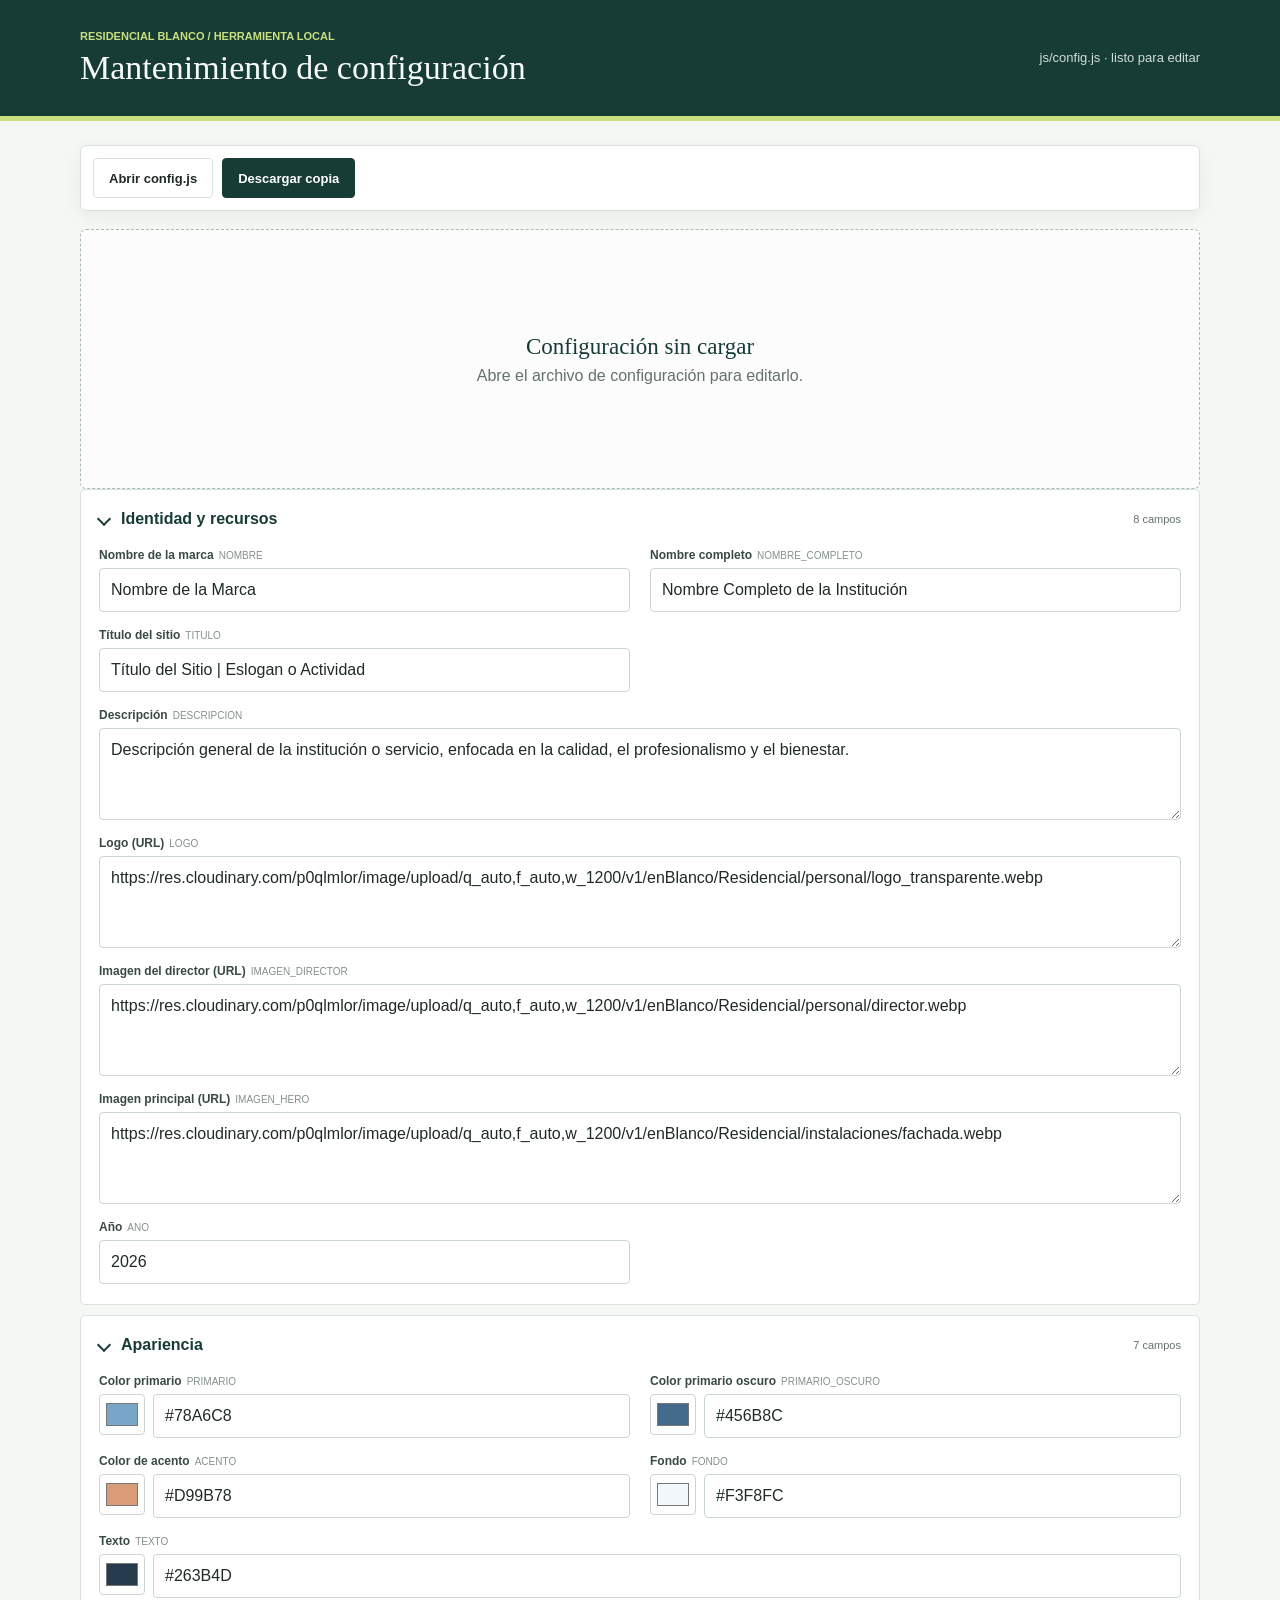
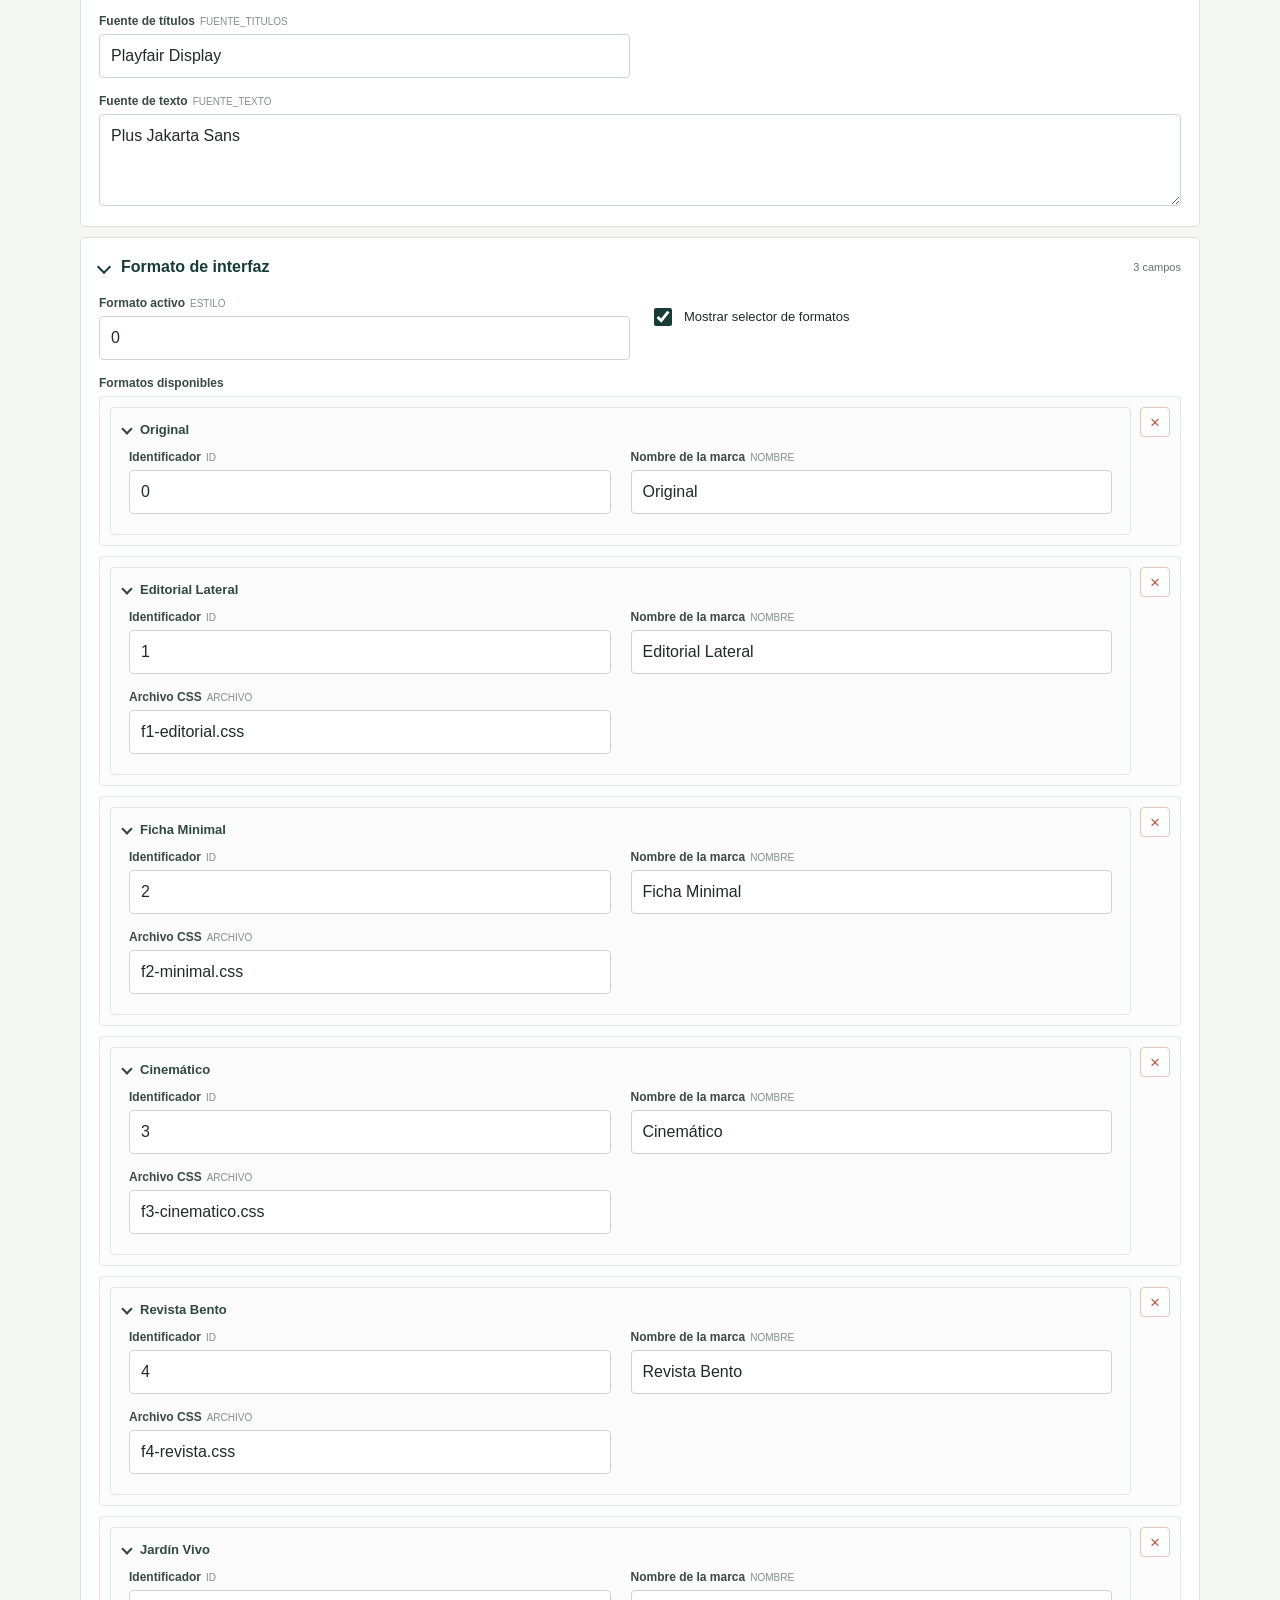
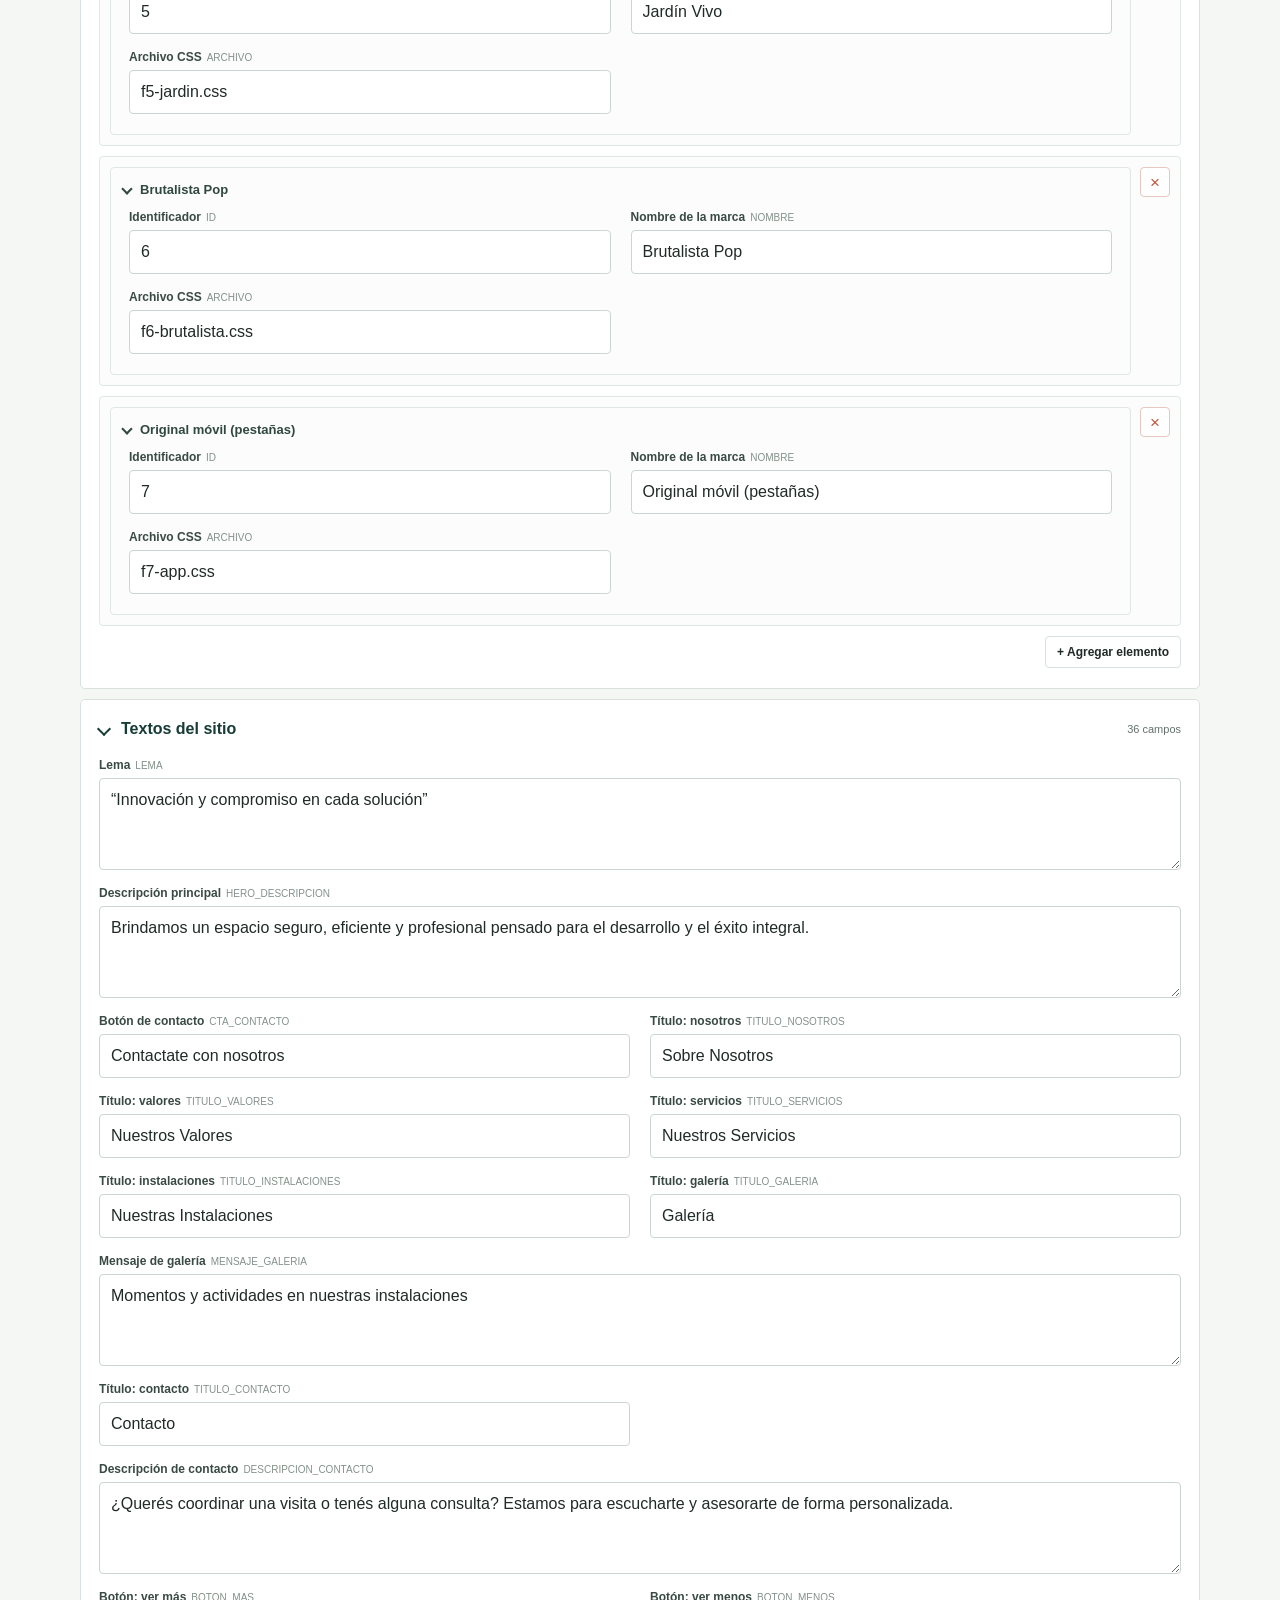
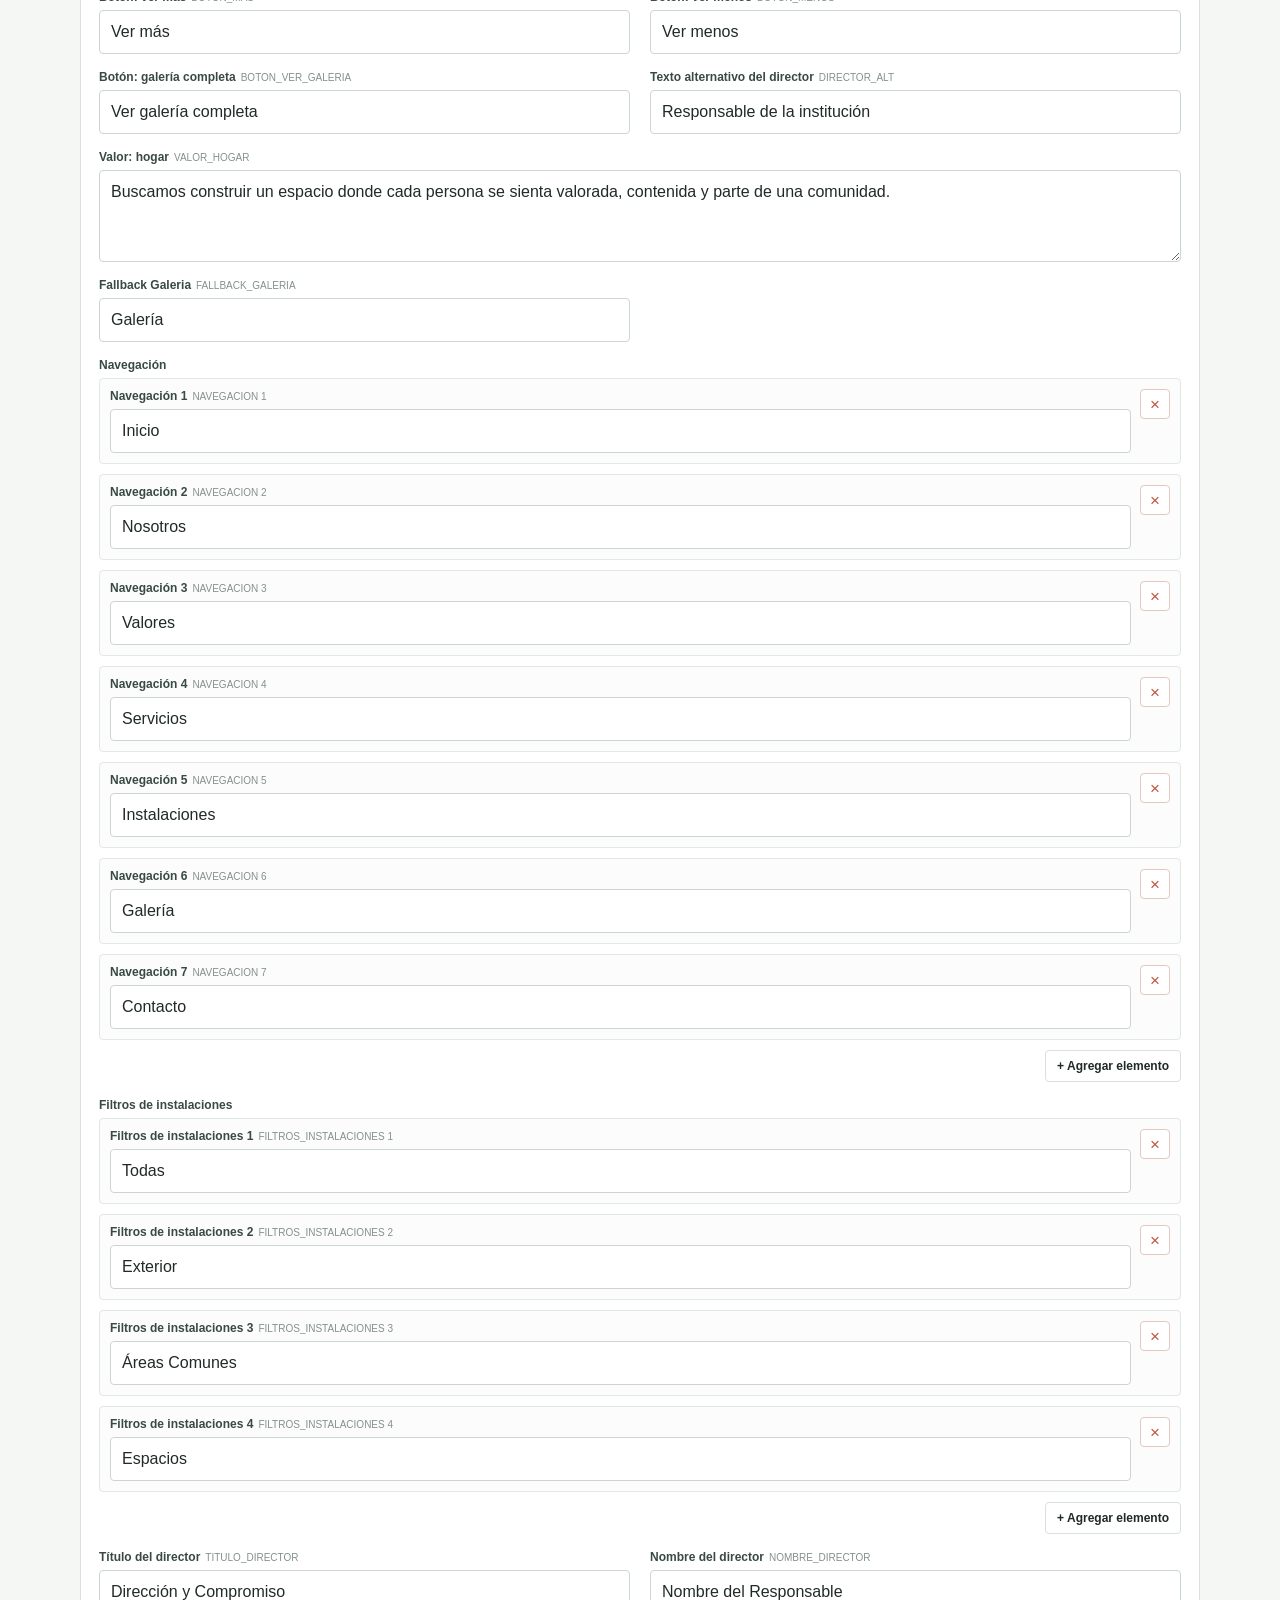
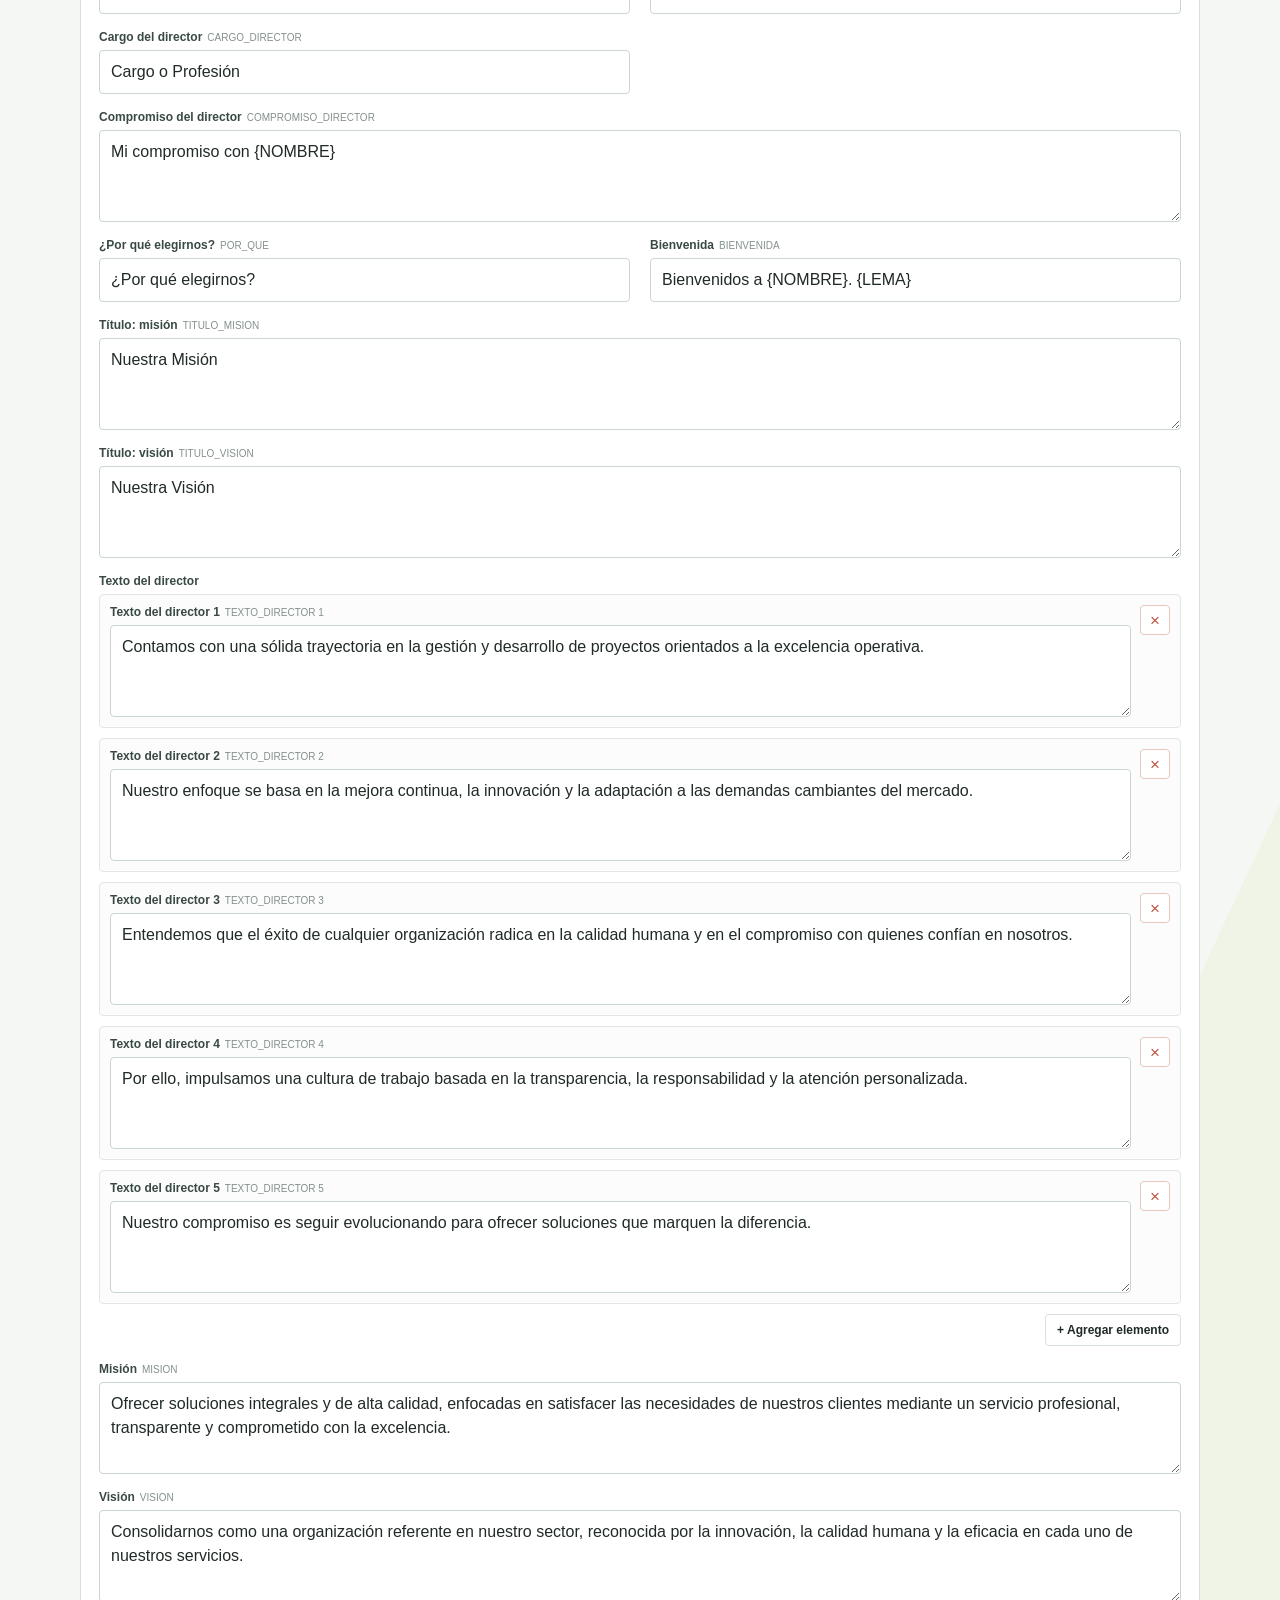
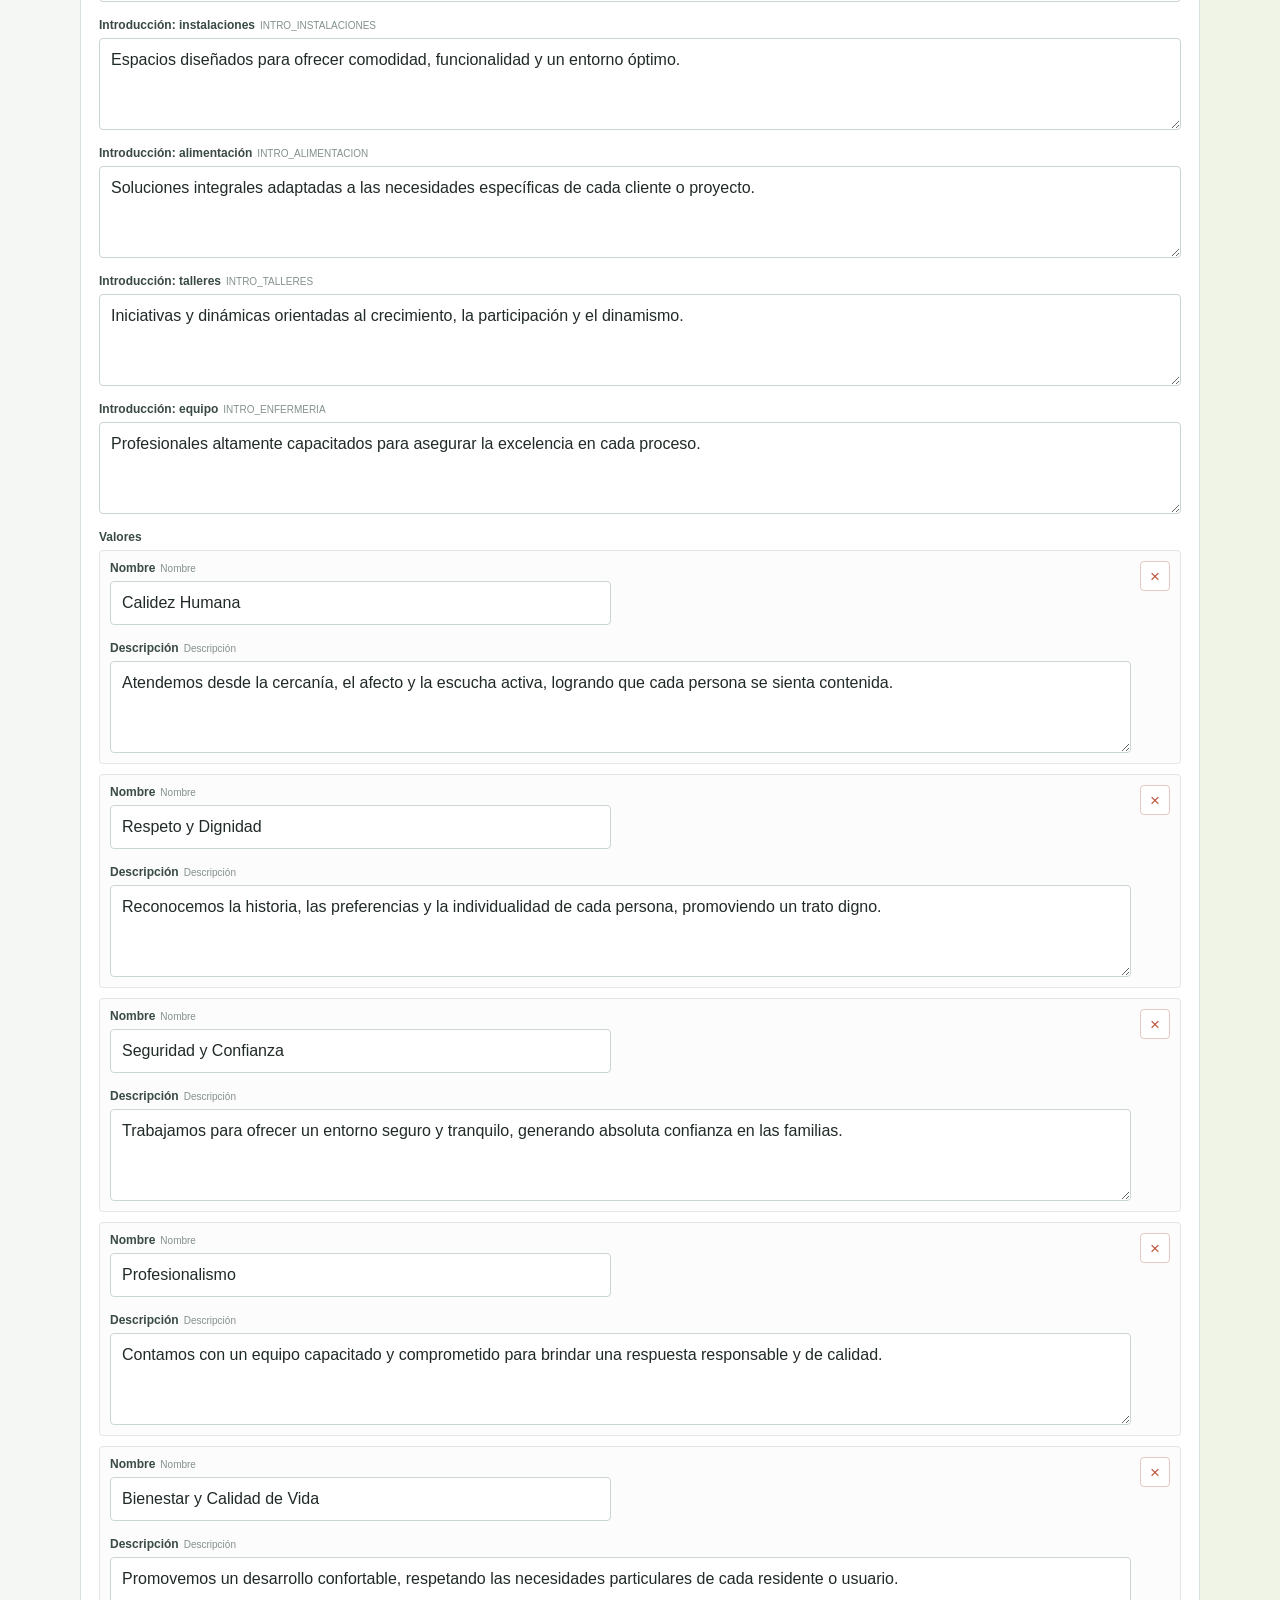
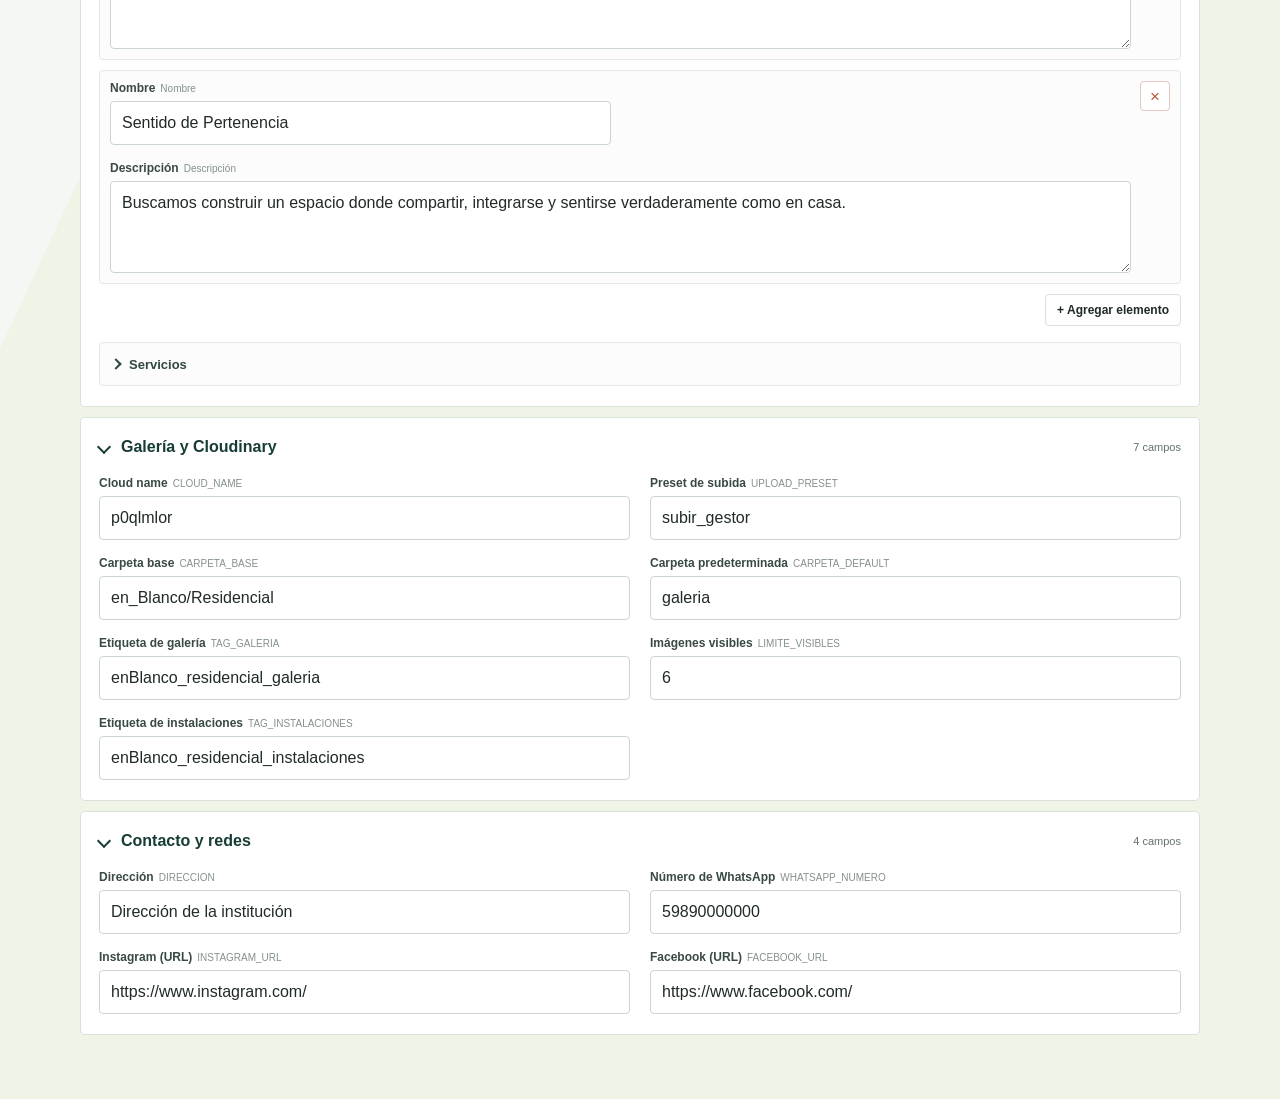
<file: mantenimiento-config.html>
<!DOCTYPE html>
<html lang="es">
<head>
  <meta charset="UTF-8">
  <meta name="viewport" content="width=device-width, initial-scale=1.0">
  <meta name="theme-color" content="#173c35">
  <title>Mantenimiento de configuración</title>
  <style>
    :root {
      color-scheme: light;
      --ink: #202a27;
      --muted: #64716d;
      --line: #d9e1dc;
      --paper: #f4f7f4;
      --surface: #fff;
      --green: #173c35;
      --green-soft: #e7f0eb;
      --lime: #c9df80;
      --coral: #bd543d;
      --focus: #267c69;
      font-family: "Segoe UI", Tahoma, sans-serif;
      color: var(--ink);
      background: var(--paper);
    }

    * { box-sizing: border-box; }

    body {
      min-width: 320px;
      min-height: 100vh;
      margin: 0;
      background:
        linear-gradient(115deg, transparent 0 74%, rgb(201 223 128 / 12%) 74% 100%),
        var(--paper);
    }

    button, input, textarea { font: inherit; }
    button { cursor: pointer; }

    .masthead {
      color: #f7faf7;
      background: var(--green);
      border-bottom: 5px solid var(--lime);
    }

    .masthead-inner, main {
      width: min(1120px, calc(100% - 40px));
      margin: 0 auto;
    }

    .masthead-inner {
      display: flex;
      align-items: center;
      justify-content: space-between;
      gap: 24px;
      min-height: 116px;
      padding: 22px 0;
    }

    .eyebrow {
      margin: 0 0 7px;
      color: var(--lime);
      font-size: 11px;
      font-weight: 700;
      text-transform: uppercase;
    }

    h1 {
      margin: 0;
      font-family: Georgia, "Times New Roman", serif;
      font-size: 34px;
      font-weight: 400;
      line-height: 1.1;
    }

    .file-state {
      max-width: 320px;
      color: #d1ddd7;
      font-size: 13px;
      line-height: 1.5;
      text-align: right;
      overflow-wrap: anywhere;
    }

    main { padding: 24px 0 64px; }

    .toolbar {
      position: sticky;
      z-index: 2;
      top: 0;
      display: flex;
      flex-wrap: wrap;
      align-items: center;
      gap: 9px;
      margin: 0 0 18px;
      padding: 12px;
      border: 1px solid var(--line);
      border-radius: 6px;
      background: rgb(255 255 255 / 96%);
      box-shadow: 0 5px 18px rgb(32 42 39 / 6%);
      backdrop-filter: blur(10px);
    }

    .toolbar-spacer { flex: 1; }

    .button {
      min-height: 40px;
      padding: 0 15px;
      border: 1px solid var(--line);
      border-radius: 4px;
      color: var(--ink);
      background: var(--surface);
      font-size: 13px;
      font-weight: 650;
      transition: background-color .16s ease, border-color .16s ease, transform .16s ease;
    }

    .button:hover { border-color: #8ba79b; background: #f4f8f5; }
    .button:active { transform: translateY(1px); }
    .button:focus-visible, input:focus-visible, textarea:focus-visible, summary:focus-visible {
      outline: 3px solid rgb(38 124 105 / 28%);
      outline-offset: 2px;
    }

    .button-primary {
      border-color: var(--green);
      color: #fff;
      background: var(--green);
    }

    .button-primary:hover { border-color: #28594f; color: #fff; background: #28594f; }
    .button:disabled { cursor: not-allowed; opacity: .45; }

    .empty-state {
      display: grid;
      min-height: 260px;
      place-items: center;
      padding: 32px;
      border: 1px dashed #aabbb1;
      border-radius: 6px;
      color: var(--muted);
      background: rgb(255 255 255 / 60%);
      text-align: center;
    }

    .empty-state strong {
      display: block;
      margin-bottom: 7px;
      color: var(--green);
      font-family: Georgia, "Times New Roman", serif;
      font-size: 23px;
      font-weight: 400;
    }

    .sections { display: grid; gap: 10px; }

    details.section {
      border: 1px solid var(--line);
      border-radius: 5px;
      background: var(--surface);
      animation: arrive .3s ease both;
    }

    details.section:nth-child(2) { animation-delay: 25ms; }
    details.section:nth-child(3) { animation-delay: 50ms; }
    details.section:nth-child(4) { animation-delay: 75ms; }
    details.section:nth-child(5) { animation-delay: 100ms; }
    details.section:nth-child(6) { animation-delay: 125ms; }

    details.section > summary {
      display: flex;
      align-items: center;
      gap: 12px;
      min-height: 58px;
      padding: 13px 18px;
      color: var(--green);
      font-size: 16px;
      font-weight: 700;
      cursor: pointer;
      list-style: none;
    }

    details.section > summary::-webkit-details-marker, .nested > summary::-webkit-details-marker { display: none; }
    details.section > summary::before, .nested > summary::before {
      width: 8px;
      height: 8px;
      border-right: 2px solid currentColor;
      border-bottom: 2px solid currentColor;
      content: "";
      transform: rotate(-45deg);
      transition: transform .15s ease;
    }

    details[open] > summary::before { transform: rotate(45deg); }

    .section-count {
      margin-left: auto;
      color: var(--muted);
      font-size: 11px;
      font-weight: 500;
    }

    .section-body { padding: 0 18px 20px; }
    .fields { display: grid; grid-template-columns: repeat(2, minmax(0, 1fr)); gap: 16px 20px; }

    .field { min-width: 0; }
    .field-wide { grid-column: 1 / -1; }

    .field-label, .nested-label {
      display: block;
      margin: 0 0 6px;
      color: #394943;
      font-size: 12px;
      font-weight: 700;
    }

    .field-key {
      margin-left: 5px;
      color: #84918b;
      font-size: 10px;
      font-weight: 500;
    }

    .field input[type="text"], .field input[type="url"], .field input[type="number"], .field textarea {
      display: block;
      width: 100%;
      min-height: 41px;
      padding: 9px 11px;
      border: 1px solid #cbd6cf;
      border-radius: 4px;
      color: var(--ink);
      background: #fff;
      line-height: 1.5;
    }

    .field textarea { min-height: 92px; resize: vertical; }
    .field textarea.code-value { min-height: 150px; font-family: Consolas, "Courier New", monospace; font-size: 12px; }
    .field input[type="color"] { width: 46px; height: 41px; padding: 4px; border: 1px solid #cbd6cf; border-radius: 4px; background: #fff; }
    .color-controls { display: flex; gap: 8px; }
    .color-controls input[type="text"] { flex: 1; min-width: 0; }

    .boolean-control { display: inline-flex; align-items: center; gap: 9px; min-height: 41px; color: var(--ink); font-size: 13px; }
    .boolean-control input { width: 18px; height: 18px; accent-color: var(--green); }

    .nested-list { display: grid; gap: 10px; }

    details.nested {
      min-width: 0;
      border: 1px solid #e1e8e3;
      border-radius: 4px;
      background: #fbfcfb;
    }

    .nested > summary {
      display: flex;
      align-items: center;
      gap: 9px;
      min-height: 42px;
      padding: 9px 12px;
      color: #30483f;
      font-size: 13px;
      font-weight: 650;
      cursor: pointer;
      list-style: none;
    }

    .nested > summary::before { width: 6px; height: 6px; }
    .nested-content { padding: 0 12px 14px; }
    .array-tools { display: flex; justify-content: flex-end; margin-top: 10px; }
    .button-small { min-height: 32px; padding: 0 11px; font-size: 12px; }

    .remove-button {
      flex: 0 0 auto;
      width: 30px;
      height: 30px;
      border: 1px solid #e7c7bf;
      border-radius: 4px;
      color: var(--coral);
      background: #fff;
      font-size: 17px;
      line-height: 1;
    }

    .remove-button:hover { background: #fff2ef; }

    .array-item {
      display: flex;
      align-items: flex-start;
      gap: 9px;
      padding: 10px;
      border: 1px solid #e1e8e3;
      border-radius: 4px;
      background: #fbfcfb;
    }

    .array-item-content { flex: 1; min-width: 0; }
    .array-item-content > .field { margin: 0; }
    .muted-note { margin: 8px 0 0; color: var(--muted); font-size: 11px; line-height: 1.5; }

    @keyframes arrive {
      from { opacity: 0; transform: translateY(5px); }
      to { opacity: 1; transform: translateY(0); }
    }

    @media (max-width: 680px) {
      .masthead-inner, main { width: min(100% - 28px, 1120px); }
      .masthead-inner { align-items: flex-start; flex-direction: column; gap: 10px; padding: 22px 0 18px; }
      .file-state { max-width: 100%; text-align: left; }
      h1 { font-size: 28px; }
      .toolbar { top: 0; gap: 7px; padding: 9px; }
      .button { min-height: 38px; padding: 0 11px; font-size: 12px; }
      .toolbar-spacer { display: none; }
      .fields { grid-template-columns: minmax(0, 1fr); }
      .field-wide { grid-column: auto; }
      details.section > summary { padding-inline: 13px; }
      .section-body { padding-inline: 13px; }
      .array-item { gap: 6px; padding: 8px; }
    }

    @media (prefers-reduced-motion: reduce) {
      *, *::before, *::after { scroll-behavior: auto !important; animation-duration: .01ms !important; transition-duration: .01ms !important; }
    }
  </style>
</head>
<body>
  <header class="masthead">
    <div class="masthead-inner">
      <div>
        <p class="eyebrow">Residencial Blanco / herramienta local</p>
        <h1>Mantenimiento de configuración</h1>
      </div>
      <div class="file-state" id="fileState" role="status" aria-live="polite">Abre `js/config.js` para comenzar.</div>
    </div>
  </header>

  <main>
    <div class="toolbar" aria-label="Acciones de archivo">
      <button class="button" id="openButton" type="button">Abrir config.js</button>
      <button class="button button-primary" id="downloadButton" type="button" disabled>Descargar copia</button>
      <span class="toolbar-spacer"></span>
      <input id="fileInput" type="file" accept=".js,.txt,text/javascript" hidden>
    </div>

    <div id="emptyState" class="empty-state">
      <div><strong>Configuración sin cargar</strong>Abre el archivo de configuración para editarlo.</div>
    </div>
    <div id="sections" class="sections" hidden></div>
  </main>

  <script>
    "use strict";

    const SECTION_NAMES = {
      MARCA: "Identidad y recursos",
      TEMA: "Apariencia",
      UI: "Formato de interfaz",
      TEXTOS: "Textos del sitio",
      CLOUDINARY: "Galería y Cloudinary",
      CONTACTO: "Contacto y redes"
    };

    const FIELD_NAMES = {
      NOMBRE: "Nombre de la marca", NOMBRE_COMPLETO: "Nombre completo", TITULO: "Título del sitio",
      DESCRIPCION: "Descripción", LOGO: "Logo (URL)", IMAGEN_DIRECTOR: "Imagen del director (URL)",
      IMAGEN_HERO: "Imagen principal (URL)", ANO: "Año", PRIMARIO: "Color primario",
      PRIMARIO_OSCURO: "Color primario oscuro", ACENTO: "Color de acento", FONDO: "Fondo",
      TEXTO: "Texto", FUENTE_TITULOS: "Fuente de títulos", FUENTE_TEXTO: "Fuente de texto",
      ESTILO: "Formato activo", MOSTRAR_SELECTOR: "Mostrar selector de formatos", OPCIONES: "Formatos disponibles",
      LEMA: "Lema", HERO_DESCRIPCION: "Descripción principal", CTA_CONTACTO: "Botón de contacto",
      TITULO_NOSOTROS: "Título: nosotros", TITULO_VALORES: "Título: valores", TITULO_SERVICIOS: "Título: servicios",
      TITULO_INSTALACIONES: "Título: instalaciones", TITULO_GALERIA: "Título: galería", MENSAJE_GALERIA: "Mensaje de galería",
      TITULO_CONTACTO: "Título: contacto", DESCRIPCION_CONTACTO: "Descripción de contacto", BOTON_MAS: "Botón: ver más",
      BOTON_MENOS: "Botón: ver menos", BOTON_VER_GALERIA: "Botón: galería completa", DIRECTOR_ALT: "Texto alternativo del director",
      VALOR_HOGAR: "Valor: hogar", NAVEGACION: "Navegación", FILTROS_INSTALACIONES: "Filtros de instalaciones",
      TITULO_DIRECTOR: "Título del director", NOMBRE_DIRECTOR: "Nombre del director", CARGO_DIRECTOR: "Cargo del director",
      COMPROMISO_DIRECTOR: "Compromiso del director", POR_QUE: "¿Por qué elegirnos?", BIENVENIDA: "Bienvenida",
      TITULO_MISION: "Título: misión", TITULO_VISION: "Título: visión", TEXTO_DIRECTOR: "Texto del director",
      MISION: "Misión", VISION: "Visión", INTRO_INSTALACIONES: "Introducción: instalaciones",
      INTRO_ALIMENTACION: "Introducción: alimentación", INTRO_TALLERES: "Introducción: talleres",
      INTRO_ENFERMERIA: "Introducción: equipo", VALORES: "Valores", SERVICIOS: "Servicios",
      INSTALACIONES: "Instalaciones", ALIMENTACION: "Alimentación", TALLERES: "Talleres",
      ENFERMERIA: "Equipo y gestión", DETALLE: "Detalle (HTML)", INTRO: "Introducción", ARCHIVO: "Archivo CSS",
      ID: "Identificador", CLOUD_NAME: "Cloud name", UPLOAD_PRESET: "Preset de subida", CARPETA_BASE: "Carpeta base",
      CARPETA_DEFAULT: "Carpeta predeterminada", TAG_GALERIA: "Etiqueta de galería", LIMITE_VISIBLES: "Imágenes visibles",
      TAG_INSTALACIONES: "Etiqueta de instalaciones", DIRECCION: "Dirección", WHATSAPP_NUMERO: "Número de WhatsApp",
      INSTAGRAM_URL: "Instagram (URL)", FACEBOOK_URL: "Facebook (URL)"
    };

    const fileState = document.getElementById("fileState");
    const fileInput = document.getElementById("fileInput");
    const openButton = document.getElementById("openButton");
    const downloadButton = document.getElementById("downloadButton");
    const emptyState = document.getElementById("emptyState");
    const sections = document.getElementById("sections");
    let config = null;
    let dirty = false;
    let sourceName = "config.js";

    function tokenize(source) {
      const tokens = [];
      let position = 0;
      while (position < source.length) {
        const character = source[position];
        if (/\s/.test(character)) { position += 1; continue; }
        if (source.startsWith("//", position)) {
          position = source.indexOf("\n", position);
          if (position === -1) break;
          continue;
        }
        if (source.startsWith("/*", position)) {
          const end = source.indexOf("*/", position + 2);
          if (end === -1) throw new Error("Hay un comentario sin cerrar.");
          position = end + 2;
          continue;
        }
        if (character === "'" || character === '"') {
          const quote = character;
          let value = "";
          position += 1;
          let closed = false;
          while (position < source.length) {
            const next = source[position++];
            if (next === quote) { closed = true; break; }
            if (next !== "\\") { value += next; continue; }
            if (position >= source.length) throw new Error("Hay una cadena incompleta.");
            const escaped = source[position++];
            const escapes = { n: "\n", r: "\r", t: "\t", b: "\b", f: "\f", v: "\v", "0": "\0" };
            if (Object.hasOwn(escapes, escaped)) value += escapes[escaped];
            else if (escaped === "\n") continue;
            else if (escaped === "\r") { if (source[position] === "\n") position += 1; }
            else if (escaped === "x" || escaped === "u") {
              const digits = escaped === "x" ? 2 : 4;
              const code = source.slice(position, position + digits);
              if (!new RegExp(`^[0-9a-fA-F]{${digits}}$`).test(code)) throw new Error("Hay una secuencia de escape inválida.");
              value += String.fromCharCode(parseInt(code, 16));
              position += digits;
            } else value += escaped;
          }
          if (!closed) throw new Error("Hay una cadena sin cerrar.");
          tokens.push({ type: "string", value });
          continue;
        }
        const numberMatch = source.slice(position).match(/^-?(?:0|[1-9]\d*)(?:\.\d+)?(?:[eE][+-]?\d+)?/);
        if (numberMatch) {
          tokens.push({ type: "number", value: Number(numberMatch[0]) });
          position += numberMatch[0].length;
          continue;
        }
        const identifierMatch = source.slice(position).match(/^[A-Za-z_$][\w$]*/);
        if (identifierMatch) {
          tokens.push({ type: "identifier", value: identifierMatch[0] });
          position += identifierMatch[0].length;
          continue;
        }
        if ("{}[]:,;=".includes(character)) {
          tokens.push({ type: "punctuation", value: character });
          position += 1;
          continue;
        }
        throw new Error(`No se reconoce el carácter “${character}” cerca de la posición ${position + 1}.`);
      }
      return tokens;
    }

    function parseConfig(source) {
      const tokens = tokenize(source);
      let cursor = -1;
      for (let index = 0; index < tokens.length - 1; index += 1) {
        if (tokens[index].type === "identifier" && tokens[index].value === "CONFIG" && tokens[index + 1].value === "=") {
          cursor = index + 2;
          break;
        }
      }
      if (cursor === -1) throw new Error("No se encontró una asignación `CONFIG = { ... }`.");

      function peek(value) { return tokens[cursor]?.value === value; }
      function take(value) {
        const token = tokens[cursor];
        if (!token || (value && token.value !== value)) throw new Error(`Se esperaba “${value || "un valor"}” en la configuración.`);
        cursor += 1;
        return token;
      }

      function parseValue() {
        const token = tokens[cursor];
        if (!token) throw new Error("La configuración está incompleta.");
        if (token.value === "{") {
          take("{");
          const object = {};
          while (!peek("}")) {
            const key = take().value;
            if (typeof key !== "string" && typeof key !== "number") throw new Error("Hay una clave de objeto inválida.");
            take(":");
            object[key] = parseValue();
            if (peek(",")) take(",");
            else if (!peek("}")) throw new Error("Falta una coma entre campos.");
          }
          take("}");
          return object;
        }
        if (token.value === "[") {
          take("[");
          const array = [];
          while (!peek("]")) {
            array.push(parseValue());
            if (peek(",")) take(",");
            else if (!peek("]")) throw new Error("Falta una coma entre elementos.");
          }
          take("]");
          return array;
        }
        take();
        if (token.type === "string" || token.type === "number") return token.value;
        if (token.type === "identifier" && token.value === "true") return true;
        if (token.type === "identifier" && token.value === "false") return false;
        if (token.type === "identifier" && token.value === "null") return null;
        throw new Error(`El valor “${token.value}” no es compatible con el editor.`);
      }

      const parsed = parseValue();
      if (!parsed || Array.isArray(parsed) || typeof parsed !== "object") throw new Error("CONFIG debe contener un objeto.");
      return parsed;
    }

    function labelFor(key) {
      return FIELD_NAMES[key] || key.replaceAll("_", " ").toLowerCase().replace(/(^|\s)\S/g, letter => letter.toUpperCase());
    }

    function valueAt(path) {
      return path.reduce((value, key) => value[key], config);
    }

    function setValue(path, value) {
      const parent = path.slice(0, -1).reduce((node, key) => node[key], config);
      parent[path[path.length - 1]] = value;
      markDirty();
    }

    function markDirty() {
      dirty = true;
      updateStatus(`${sourceName} · cambios sin guardar`);
    }

    function updateStatus(message) {
      fileState.textContent = message;
    }

    function makeField(key, value, path) {
      const wrapper = document.createElement("div");
      const longText = typeof value === "string" && (value.length > 115 || /DESCRIP|DETALLE|MISION|VISION|INTRO|COMPROMISO|TEXTO|LEMA|MENSAJE|VALOR_/i.test(key));
      const isHtml = key === "DETALLE";
      wrapper.className = `field${longText ? " field-wide" : ""}`;

      if (typeof value === "boolean") {
        const label = document.createElement("label");
        label.className = "boolean-control";
        const input = document.createElement("input");
        input.type = "checkbox";
        input.checked = value;
        input.addEventListener("change", () => setValue(path, input.checked));
        label.append(input, document.createTextNode(labelFor(key)));
        wrapper.append(label);
        return wrapper;
      }

      const label = document.createElement("label");
      label.className = "field-label";
      label.append(document.createTextNode(labelFor(key)));
      const keyHint = document.createElement("span");
      keyHint.className = "field-key";
      keyHint.textContent = key;
      label.append(keyHint);

      if (typeof value === "string" && /^(?:#(?:[0-9a-f]{3}){1,2})$/i.test(value)) {
        const controls = document.createElement("div");
        controls.className = "color-controls";
        const color = document.createElement("input");
        color.type = "color";
        color.value = value;
        color.setAttribute("aria-label", `${labelFor(key)} selector de color`);
        const text = document.createElement("input");
        text.type = "text";
        text.value = value;
        text.spellcheck = false;
        text.setAttribute("aria-label", `${labelFor(key)} valor hexadecimal`);
        color.addEventListener("input", () => { text.value = color.value; setValue(path, color.value); });
        text.addEventListener("input", () => {
          if (/^(?:#(?:[0-9a-f]{3}){1,2})$/i.test(text.value)) color.value = text.value;
          setValue(path, text.value);
        });
        controls.append(color, text);
        wrapper.append(label, controls);
        return wrapper;
      }

      let input;
      if (longText) {
        input = document.createElement("textarea");
        if (isHtml) input.classList.add("code-value");
      } else {
        input = document.createElement("input");
        input.type = typeof value === "number" ? "number" : /URL|LOGO|IMAGEN/i.test(key) ? "url" : "text";
        if (typeof value === "number") input.step = "any";
      }
      input.value = value ?? "";
      input.addEventListener("input", () => setValue(path, input.type === "number" ? Number(input.value) : input.value));
      wrapper.append(label, input);
      if (isHtml) {
        const note = document.createElement("p");
        note.className = "muted-note";
        note.textContent = "Admite etiquetas HTML, por ejemplo <li> y <strong>.";
        wrapper.append(note);
      }
      return wrapper;
    }

    function emptyItemFor(key, array) {
      if (key === "VALORES") return ["", ""];
      if (key === "OPCIONES") {
        const ids = array.filter(item => item && typeof item.ID === "number").map(item => item.ID);
        return { ID: ids.length ? Math.max(...ids) + 1 : 0, NOMBRE: "", ARCHIVO: "" };
      }
      const example = array[0];
      if (typeof example === "string") return "";
      if (typeof example === "number") return 0;
      if (typeof example === "boolean") return false;
      if (Array.isArray(example)) return example.map(() => "");
      if (example && typeof example === "object") {
        return Object.fromEntries(Object.entries(example).map(([field, fieldValue]) => [field, field === "ID" && typeof fieldValue === "number" ? Math.max(-1, ...array.map(item => Number(item?.ID) || 0)) + 1 : typeof fieldValue === "boolean" ? false : typeof fieldValue === "number" ? 0 : ""]));
      }
      return "";
    }

    function itemHeading(item, index) {
      if (Array.isArray(item) && item[0]) return String(item[0]);
      if (item && typeof item === "object") return item.NOMBRE || item.TITULO || item.ID || `Elemento ${index + 1}`;
      return typeof item === "string" && item ? item : `Elemento ${index + 1}`;
    }

    function makeArray(key, array, path) {
      const block = document.createElement("div");
      block.className = "field-wide";
      const heading = document.createElement("div");
      heading.className = "nested-label";
      heading.textContent = labelFor(key);
      const list = document.createElement("div");
      list.className = "nested-list";

      array.forEach((item, index) => {
        const itemPath = [...path, index];
        const row = document.createElement("div");
        row.className = "array-item";
        const content = document.createElement("div");
        content.className = "array-item-content";
        if (item && typeof item === "object" && !Array.isArray(item)) {
          const nested = document.createElement("details");
          nested.className = "nested";
          nested.open = true;
          const summary = document.createElement("summary");
          summary.textContent = itemHeading(item, index);
          nested.append(summary, renderObject(item, itemPath));
          content.append(nested);
        } else if (Array.isArray(item)) {
          const innerFields = document.createElement("div");
          innerFields.className = "fields";
          item.forEach((inner, innerIndex) => innerFields.append(makeField(innerIndex === 0 ? "Nombre" : "Descripción", inner, [...itemPath, innerIndex])));
          content.append(innerFields);
        } else {
          const field = makeField(`${key} ${index + 1}`, item, itemPath);
          const label = field.querySelector(".field-label");
          if (label) label.firstChild.textContent = `${labelFor(key)} ${index + 1}`;
          content.append(field);
        }
        const remove = document.createElement("button");
        remove.type = "button";
        remove.className = "remove-button";
        remove.textContent = "×";
        remove.title = `Eliminar ${itemHeading(item, index)}`;
        remove.setAttribute("aria-label", remove.title);
        remove.addEventListener("click", () => {
          const target = valueAt(path);
          target.splice(index, 1);
          markDirty();
          render();
        });
        row.append(content, remove);
        list.append(row);
      });

      const tools = document.createElement("div");
      tools.className = "array-tools";
      const add = document.createElement("button");
      add.type = "button";
      add.className = "button button-small";
      add.textContent = "+ Agregar elemento";
      add.addEventListener("click", () => {
        valueAt(path).push(emptyItemFor(key, valueAt(path)));
        markDirty();
        render();
        const openSections = [...sections.querySelectorAll("details")].filter(details => details.open);
        openSections.forEach(details => { details.open = true; });
      });
      tools.append(add);
      block.append(heading, list, tools);
      return block;
    }

    function renderObject(object, path) {
      const body = document.createElement("div");
      body.className = "section-body";
      const fields = document.createElement("div");
      fields.className = "fields";
      for (const [key, value] of Object.entries(object)) {
        const currentPath = [...path, key];
        if (Array.isArray(value)) {
          fields.append(makeArray(key, value, currentPath));
        } else if (value && typeof value === "object") {
          const nested = document.createElement("details");
          nested.className = "nested field-wide";
          const summary = document.createElement("summary");
          summary.textContent = labelFor(key);
          nested.append(summary, renderObject(value, currentPath));
          fields.append(nested);
        } else {
          fields.append(makeField(key, value, currentPath));
        }
      }
      body.append(fields);
      return body;
    }

    function render() {
      sections.replaceChildren();
      for (const [key, value] of Object.entries(config)) {
        if (!value || typeof value !== "object" || Array.isArray(value)) continue;
        const section = document.createElement("details");
        section.className = "section";
        section.open = true;
        const summary = document.createElement("summary");
        summary.append(document.createTextNode(SECTION_NAMES[key] || labelFor(key)));
        const count = document.createElement("span");
        count.className = "section-count";
        count.textContent = `${Object.keys(value).length} campos`;
        summary.append(count);
        section.append(summary, renderObject(value, [key]));
        sections.append(section);
      }
      emptyState.hidden = true;
      sections.hidden = false;
      downloadButton.disabled = false;
    }

    function loadSource(source, name) {
      const parsed = parseConfig(source);
      if (!parsed.MARCA || !parsed.TEXTOS) throw new Error("El archivo no parece ser el config.js de este sitio.");
      config = parsed;
      sourceName = name || "config.js";
      dirty = false;
      render();
      updateStatus(`${sourceName} · listo para editar`);
    }

    function serializeConfig() {
      const output = ["// Configuración de marca blanca.", "// Editar este archivo para personalizar la plantilla.", "const CONFIG = {"];
      const entries = Object.entries(config);
      entries.forEach(([key, value], index) => {
        output.push(`  ${JSON.stringify(key)}: ${JSON.stringify(value, null, 2).split("\n").map((line, lineIndex) => lineIndex === 0 ? line : `  ${line}`).join("\n")}${index < entries.length - 1 ? "," : ""}`);
      });
      output.push("};", "");
      return output.join("\n");
    }

    function downloadConfig() {
      const blob = new Blob([serializeConfig()], { type: "text/javascript;charset=utf-8" });
      const url = URL.createObjectURL(blob);
      const link = document.createElement("a");
      link.href = url;
      link.download = "config.js";
      link.click();
      URL.revokeObjectURL(url);
      dirty = false;
      updateStatus("config.js · copia descargada");
    }

    openButton.addEventListener("click", () => fileInput.click());
    fileInput.addEventListener("change", async () => {
      const file = fileInput.files?.[0];
      if (!file) return;
      if (dirty && !window.confirm("Hay cambios sin guardar. ¿Descartar y abrir otro archivo?")) {
        fileInput.value = "";
        return;
      }
      try {
        loadSource(await file.text(), file.name);
      } catch (error) {
        updateStatus(`No se pudo abrir el archivo: ${error.message}`);
      }
      fileInput.value = "";
    });
    downloadButton.addEventListener("click", downloadConfig);
    window.addEventListener("beforeunload", event => {
      if (dirty) { event.preventDefault(); event.returnValue = ""; }
    });

    if (location.protocol !== "file:") {
      fetch("./js/config.js").then(response => {
        if (!response.ok) throw new Error("No se encontró js/config.js");
        return response.text();
      }).then(source => loadSource(source, "js/config.js")).catch(() => {});
    }
  </script>
</body>
</html>
</file>
